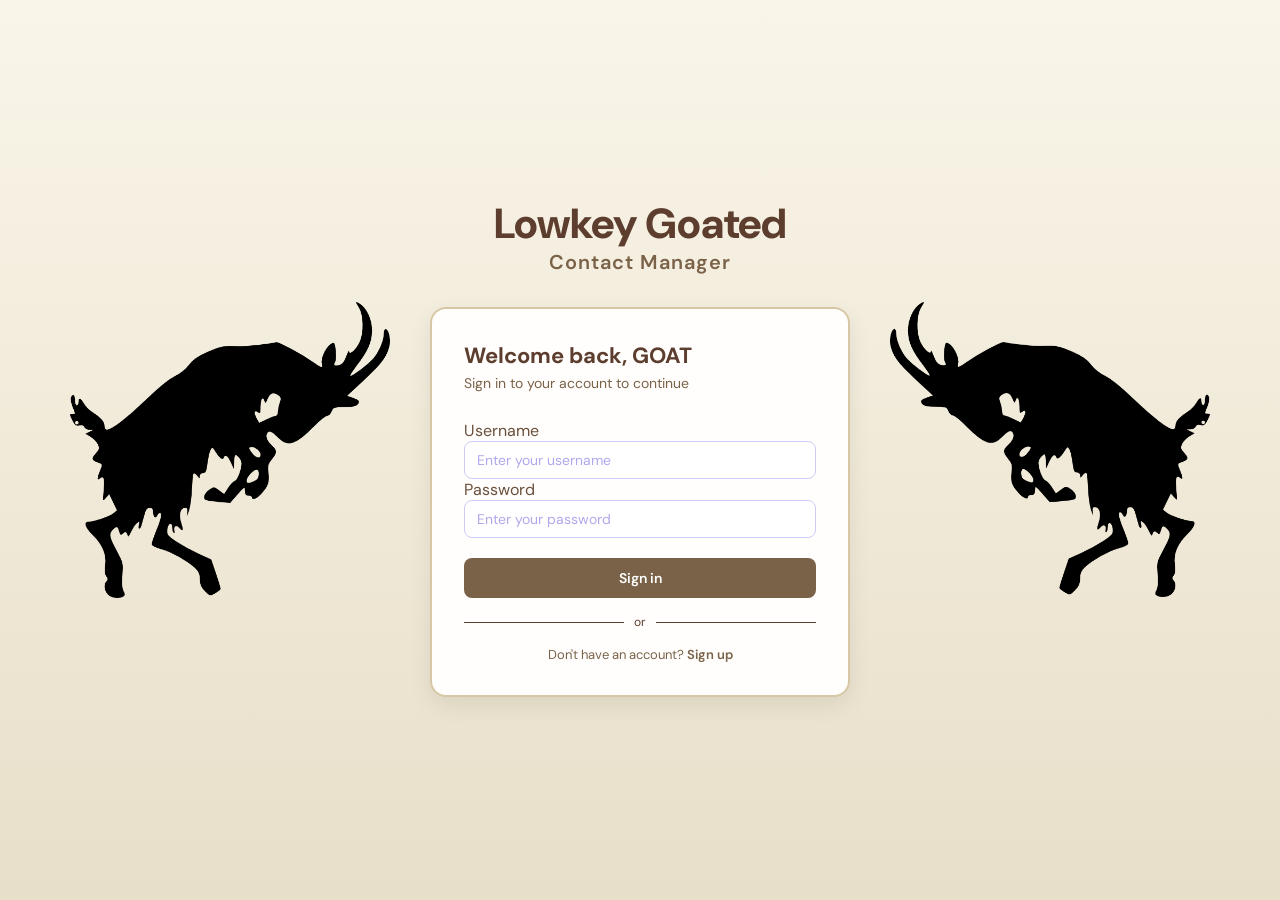
<file: index.html>
<!DOCTYPE html>
<html lang="en">
<head>
    <title>Contact Manager</title>
    <script type="text/javascript" src="js/md5.js"></script>
    <script type="text/javascript" src="js/code.js"></script>

    <link href="https://fonts.googleapis.com/css2?family=DM+Sans:wght@400;500;600&display=swap" rel="stylesheet">
    <style>
        * {
            box-sizing: border-box;
            margin: 0;
            padding: 0;
            font-family: 'DM Sans', sans-serif;
        }

        body {
            background: linear-gradient(180deg, #F9F5E9 0%, #E8DFC9 100%);
            display: flex;
            flex-direction: column;
            align-items: center;
            justify-content: center;
            min-height: 100vh;
        }

        /* brand header */
        #brand {
    display: flex;
    flex-direction: column;
    align-items: center;
    margin-bottom: 2rem;
}

#brand-main {
    font-size: 42px;
    font-weight: 800;
    color: #5C3D2E;
    line-height: 1;
}

#brand-sub {
    font-size: 20px;
    font-weight: 600;
    color: #7A6248;
    margin-top: 4px;
    letter-spacing: 1px;
}
        #brand-center {
            display: flex;
            align-items: center;
            gap: 12px;
        }

        /* login card */
        #loginDiv {
            background-color: #FFFEFC;
            border: 2px solid #D7C7A5;
            border-radius: 16px;
            padding: 2rem;
            width: 100%;
            max-width: 420px;
            box-shadow: 0 8px 24px rgba(0,0,0,0.08);
        }

        #inner-title {
            display: block;
            font-size: 22px;
            font-weight: 700;
            color: #5C3D2E;
            margin-bottom: 4px;
        }

        #login-subtitle {
            display: block;
            font-size: 14px;
            color: #7A6248;
            margin-bottom: 1.75rem;
        }

        /* labels */
        .field-label {
           color: #6B4F3A;
       }

        /* inputs */
        #loginName,
        #loginPassword {
            width: 100%;
            height: 38px;
            padding: 0 12px;
            border: 1.5px solid #CECBF6;
            border-radius: 8px;
            background-color: #FFFFFF;
            color: #26215C;
            font-family: 'DM Sans', sans-serif;
            font-size: 14px;
            outline: none;
            color-scheme: light;
        }

        #loginName::placeholder,
        #loginPassword::placeholder {
            color: #AFA9EC;
        }

        #loginName:focus,
        #loginPassword:focus {
           border-color: #7A6248;
           box-shadow: 0 0 0 3px #F2E0CB;
}

        /* sign in button */
        #loginButton {
            width: 100%;
            height: 40px;
            margin-top: 1.25rem;
            background-color: #7A6248;
            color: #FFFFFF;
            border: none;
            border-radius: 8px;
            font-family: 'DM Sans', sans-serif;
            font-size: 14px;
            font-weight: 600;
            cursor: pointer;
        }

        #loginButton:hover {
            background-color: #5C3D2E;
        }

        #loginResult {
            display: block;
            font-size: 13px;
            color: #D85A30;
            margin-top: 8px;
            text-align: center;
        }

        /* divider */
        #divider {
            display: flex;
            align-items: center;
            gap: 10px;
            margin: 1rem 0;
        }

        #divider hr {
            flex: 1;
            border: none;
            border-top: 0.5px solid #5C3D2E;
        }

        #divider span {
            font-size: 12px;
            color: #5C3D2E;
        }

        /* sign up section */
        #signupDiv {
            text-align: center;
            font-size: 13px;
            color: #7A6248;
            background: none !important;
            border: none !important;
            padding: 0 !important;
            margin: 0 !important;
            width: auto !important;
        }

        #signupButton {
            background: none;
            border: none;
            color: #7A6248;
            font-family: 'DM Sans', sans-serif;
            font-size: 13px;
            font-weight: 600;
            cursor: pointer;
            padding: 0;
        }

        #signupButton:hover {
            text-decoration: underline;
        }
#pageLayout {
    display: flex;
    align-items: center;
    justify-content: center;
    gap: 40px;
    width: 100%;
    min-height: 100vh;
    padding: 20px;
}

#contentArea {
    display: flex;
    flex-direction: column;
    align-items: center;
}

.side-goat {
    width: 320px;
    max-width: 25vw;
    height: auto;
    user-select: none;
    pointer-events: none;
}

.right-goat {
    transform: scaleX(-1);
}
    </style>
</head>
<body>

    <div id="pageLayout">

    <img class="side-goat left-goat"
         src="images/JumpingGoat.png"
         alt="Goat" />

    <div id="contentArea">
    <main>
        <div id="brand">
            <span id="brand-main">Lowkey Goated</span>
            <span id="brand-sub">Contact Manager</span>
        </div>

        <div id="loginDiv">
            <span id="inner-title">Welcome back, GOAT</span>
            <span id="login-subtitle">Sign in to your account to continue</span>

            <label class="field-label" for="loginName">Username</label>
            <input type="text" id="loginName" placeholder="Enter your username" />

            <label class="field-label" for="loginPassword">Password</label>
            <input type="password" id="loginPassword" placeholder="Enter your password" />

            <button type="button" id="loginButton" onclick="doLogin();">Sign in</button>
            <span id="loginResult"></span>

            <div id="divider">
                <hr /><span>or</span><hr />
            </div>

            <div id="signupDiv">
                Don't have an account?
                <button type="button" id="signupButton" onclick="doSignup();">Sign up</button>
            </div>
        </div>

    </main>
    </div>
        
    <img class="side-goat right-goat"
         src="images/JumpingGoat.png"
         alt="Goat" />

</div>

</body>
<script>
document.addEventListener("DOMContentLoaded", () => {

    function handleEnter(event) {
        if (event.key === "Enter") {

            const username = document.getElementById("loginName").value.trim();
            const password = document.getElementById("loginPassword").value.trim();

            doLogin();
        }
    }

    document.getElementById("loginName")
            .addEventListener("keydown", handleEnter);

    document.getElementById("loginPassword")
            .addEventListener("keydown", handleEnter);
});
</script>
</html>
</file>
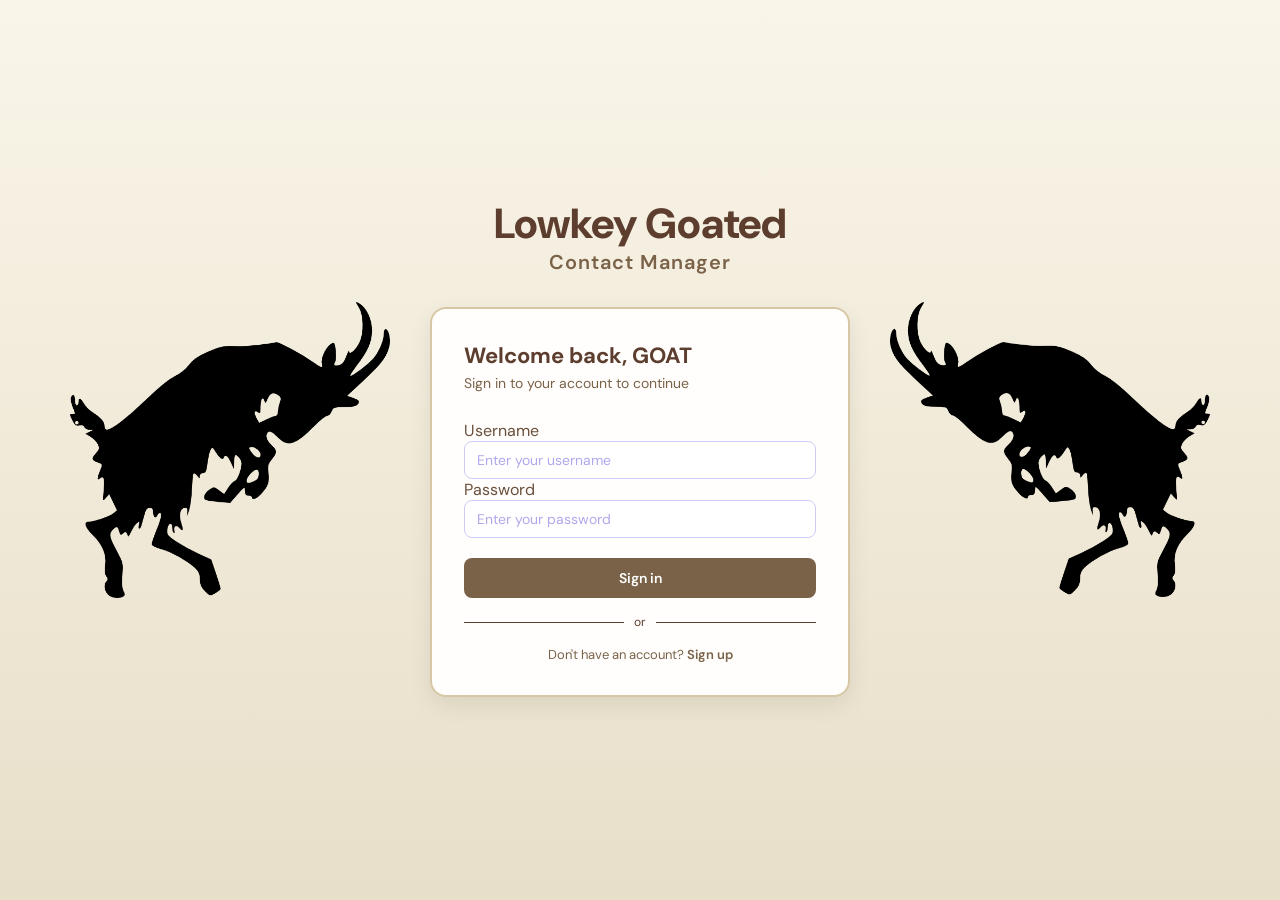
<file: color.html>
<html>
<head>
	<title>Contact Search</title>
	<script type="text/javascript" src="js/code.js"></script>
    <link href="css/styles.css" rel="stylesheet">	
    <link href="https://fonts.googleapis.com/css?family=Ubuntu" rel="stylesheet">
	
	<script type="text/javascript">
	document.addEventListener('DOMContentLoaded', function() 
	{
		readCookie();
	}, false);
	</script>
	
</head>
<body>

<h1 id="title">Contact Search</h1>

<div id="loggedInDiv">
	<span id="userName"></span><br />
	<button type="button" id="logoutButton" class="buttons" onclick="doLogout();"> Log Out </button>
</div>

<div id="accessUIDiv">
	<br />

	<input type="text" id="searchText" placeholder="Search Contacts"/>
	<button type="button" id="searchContacts" class="buttons" onclick="searchColor();"> Search Contacts </button><br />
	<span id="colorSearchResult"></span>
	<p id="colorList">
	</p><br /><br />

	<button type="button" id="addColorButton" class="buttons" onclick="addColor();"> Add Contact </button><br />
	<span id="colorAddResult"></span>
</div>

</body>
</html>
</file>
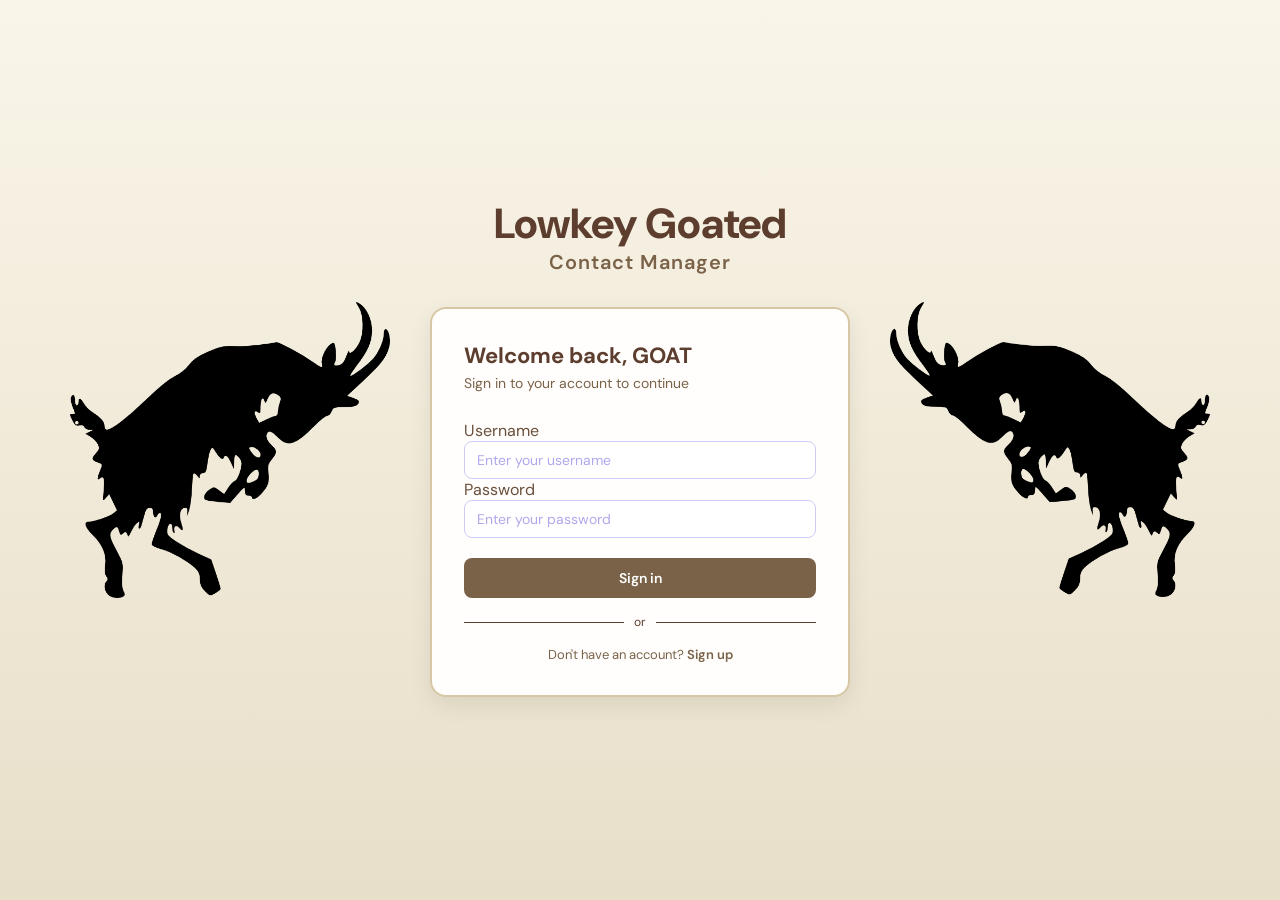
<file: contactSearch.html>
<!DOCTYPE html>
<html lang="en">
<head>
    <title>Contact Manager</title>
    <script type="text/javascript" src="js/code.js"></script>
    <link href="https://fonts.googleapis.com/css2?family=DM+Sans:wght@400;500;600;800&display=swap" rel="stylesheet">
    <script type="text/javascript">
        document.addEventListener('DOMContentLoaded', function()
        {

            readCookie();

            let lastSearch = sessionStorage.getItem("lastSearch");

            if(lastSearch)
            {
                document.getElementById("searchText").value = lastSearch;
                searchContacts();
            }

            document.getElementById("searchText")
                .addEventListener("keydown", function(event) {
                    if (event.key === "Enter") {
                        searchContacts();
                    }
                });

            
        }, false);
    </script>
    <style>
        * {
            box-sizing: border-box;
            margin: 0;
            padding: 0;
            font-family: 'DM Sans', sans-serif;
        }

        body {
            background: linear-gradient(180deg, #F9F5E9 0%, #E8DFC9 100%);
            min-height: 100vh;
        }

        /* navbar */
        #navbar {
            background: #FFFEFC;
            border-bottom: 2px solid #D7C7A5;
            padding: 0 2rem;
            height: 56px;
            display: flex;
            align-items: center;
            justify-content: space-between;
            box-shadow: 0 2px 8px rgba(0,0,0,0.06);
        }

        #brand {
            display: flex;
            flex-direction: column;
            line-height: 1.1;
        }

        #brand-main {
            font-size: 20px;
            font-weight: 800;
            color: #5C3D2E;
        }

        #brand-sub {
            font-size: 11px;
            font-weight: 600;
            color: #7A6248;
            letter-spacing: 1px;
        }

        #loggedInDiv {
            display: flex;
            align-items: center;
            gap: 12px;
        }

        #userName {
            font-size: 13px;
            color: #7A6248;
        }

        #logoutButton {
            height: 32px;
            padding: 0 14px;
            background: none;
            border: 1.5px solid #D7C7A5;
            border-radius: 8px;
            color: #5C3D2E;
            font-family: 'DM Sans', sans-serif;
            font-size: 13px;
            font-weight: 500;
            cursor: pointer;
        }

        #logoutButton:hover {
            background: #F0E9D8;
        }

        /* page layout */
        #pageLayout {
            display: flex;
            align-items: flex-start;
            justify-content: center;
            gap: 40px;
            width: 100%;
            padding: 2rem 20px;
            min-height: calc(100vh - 56px);
        }

        .side-goat {
            width: 220px;
            max-width: 18vw;
            height: auto;
            user-select: none;
            pointer-events: none;
            margin-top: 2rem;
        }

        .right-goat {
            transform: scaleX(-1);
        }

        /* main content */
        #main {
            width: 100%;
            max-width: 560px;
        }

        /* search bar */
        #searchRow {
            display: flex;
            gap: 10px;
            margin-bottom: 1.5rem;
        }

        #searchText {
            flex: 1;
            height: 40px;
            padding: 0 14px;
            border: 2px solid #D7C7A5;
            border-radius: 8px;
            background: #FFFDF7;
            color: #5C3D2E;
            font-family: 'DM Sans', sans-serif;
            font-size: 14px;
            outline: none;
            color-scheme: light;
        }

        #searchText::placeholder {
            color: #B5A48A;
        }

        #searchText:focus {
            border-color: #7A6248;
            box-shadow: 0 0 0 3px #F2E0CB;
        }

        #searchContacts {
            height: 40px;
            padding: 0 18px;
            background: #7A6248;
            color: #FFFFFF;
            border: none;
            border-radius: 8px;
            font-family: 'DM Sans', sans-serif;
            font-size: 14px;
            font-weight: 600;
            cursor: pointer;
        }

        #searchContacts:hover {
            background: #5C3D2E;
        }

        /* contact result message */
        #contactSearchResult {
            display: block;
            font-size: 13px;
            color: #7A6248;
            margin-bottom: 1rem;
            text-align: center;
        }

        /* contact cards */
        #contactList {
            display: flex;
            flex-direction: column;
            gap: 10px;
            margin-bottom: 1.5rem;
        }

        .contactRow {
            background: #FFFDF7;
            border: 2px solid #D7C7A5;
            border-radius: 10px;
            padding: 1rem 1.25rem;
            display: flex;
            align-items: center;
            justify-content: space-between;
            box-shadow: 0 2px 8px rgba(0,0,0,0.05);
        }

        .contact-info .contact-name {
            font-size: 15px;
            font-weight: 600;
            color: #5C3D2E;
            margin-bottom: 2px;
        }

        .contact-info .contact-detail {
            font-size: 13px;
            color: #7A6248;
        }

        .contact-actions {
            padding-left: 48px;
            display: flex;
            gap: 8px;
        }

        .btn-edit {
            height: 32px;
            padding: 0 14px;
            background: #F0E9D8;
            border: 1.5px solid #D7C7A5;
            border-radius: 8px;
            color: #5C3D2E;
            font-family: 'DM Sans', sans-serif;
            font-size: 13px;
            font-weight: 500;
            cursor: pointer;
        }

        .btn-edit:hover {
            background: #D7C7A5;
        }

        .btn-delete {
            height: 32px;
            padding: 0 14px;
            background: #FFF0EE;
            border: 1.5px solid #F5C5BE;
            border-radius: 8px;
            color: #D85A30;
            font-family: 'DM Sans', sans-serif;
            font-size: 13px;
            font-weight: 500;
            cursor: pointer;
        }

        .btn-delete:hover {
            background: #F5C5BE;
        }

        /* add contact button */
        #addContactButton {
            width: 100%;
            height: 42px;
            background: #7A6248;
            color: #FFFFFF;
            border: none;
            border-radius: 8px;
            font-family: 'DM Sans', sans-serif;
            font-size: 14px;
            font-weight: 600;
            cursor: pointer;
        }

        #addContactButton:hover {
            background: #5C3D2E;
        }

        #contactAddResult {
            display: block;
            font-size: 13px;
            color: #D85A30;
            margin-top: 8px;
            text-align: center;
        }

        #bottomGoat {
            display: block;
            margin: 20px auto 0;
            width: 180px;
            height: auto;
        }
        .contactColor1 {
            background-color: #FFFDF7;
        }
        
        .contactColor2 {
            background-color: #FCF8E6;
        }
    </style>
</head>
<body>

    <div id="navbar">
        <div id="brand">
            <span id="brand-main">Lowkey Goated</span>
            <span id="brand-sub">Contact Manager</span>
        </div>
        <div id="loggedInDiv">
            <span id="userName"></span>
            <button type="button" id="logoutButton" onclick="doLogout();">Log Out</button>
        </div>
    </div>

    <div id="pageLayout">

        <img class="side-goat left-goat" src="images/JumpingGoat.png" alt="Goat" />
        <main>
        <div id="main">
            <div id="searchRow">
                <input type="text" id="searchText" placeholder="Search contacts..." />
                <button type="button" id="searchContacts" onclick="searchContacts();">Search</button>
            </div>

            <span id="contactSearchResult"></span>

            <div id="contactList"></div>

            <button type="button" id="addContactButton" onclick="doCreateContact();">+ Add Contact</button>
            <span id="contactAddResult"></span>

            <img id="bottomGoat" src="images/GoatHead.png" alt="Goat">
            
        </div>
        </main>
        <img class="side-goat right-goat" src="images/JumpingGoat.png" alt="Goat" />

    </div>

</body>
</html>
</file>
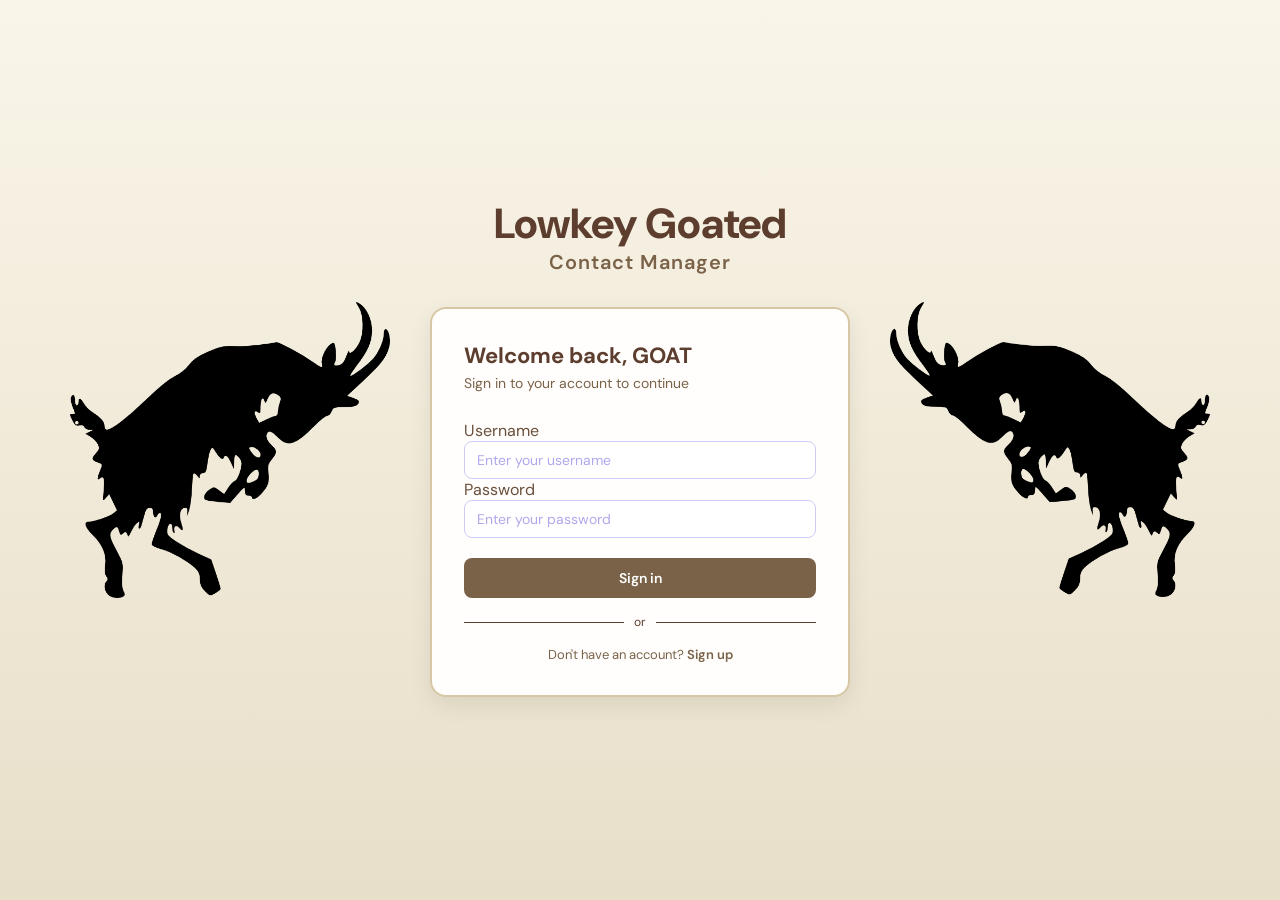
<file: createContact.html>
<!DOCTYPE html>
<html lang="en">
<head>
    <title>Contact Manager</title>
    <script type="text/javascript" src="js/md5.js"></script>
    <script type="text/javascript" src="js/code.js"></script>
    <link href="https://fonts.googleapis.com/css2?family=DM+Sans:wght@400;500;600;800&display=swap" rel="stylesheet">
    <script type="text/javascript">
        document.addEventListener('DOMContentLoaded', function()
        {
            readCookie();

            let contactJSON = sessionStorage.getItem("editingContact");

            if(contactJSON)
            {
                let contact = JSON.parse(contactJSON);

                document.getElementById("title").innerHTML = "Edit Contact";
                document.getElementById("inner-title").innerHTML = "Edit Contact";

                document.getElementById("firstName").value = contact.FirstName;
                document.getElementById("lastName").value = contact.LastName;
                document.getElementById("phone").value = contact.Phone;
                document.getElementById("email").value = contact.Email;

                document.getElementById("submitButton").innerHTML = "Save Changes";
                document.getElementById("submitButton").onclick = saveContact;
            }

            document
                .querySelectorAll("#signupDiv input")
                .forEach(input => {
                    input.addEventListener("keydown", function(event) {
                        if (event.key !== "Enter") return;
            
                        event.preventDefault();
            
                        document.getElementById("submitButton").click();
                    });
                });
            
        }, false);
    </script>
    <style>
        * {
            box-sizing: border-box;
            margin: 0;
            padding: 0;
            font-family: 'DM Sans', sans-serif;
        }

        body {
            background: linear-gradient(180deg, #F9F5E9 0%, #E8DFC9 100%);
            min-height: 100vh;
        }

        /* navbar */
        #navbar {
            background: #FFFEFC;
            border-bottom: 2px solid #D7C7A5;
            padding: 0 2rem;
            height: 56px;
            display: flex;
            align-items: center;
            justify-content: space-between;
            box-shadow: 0 2px 8px rgba(0,0,0,0.06);
        }

        #brand {
            display: flex;
            flex-direction: column;
            line-height: 1.1;
        }

        #brand-main {
            font-size: 20px;
            font-weight: 800;
            color: #5C3D2E;
        }

        #brand-sub {
            font-size: 11px;
            font-weight: 600;
            color: #7A6248;
            letter-spacing: 1px;
        }

        #loggedInDiv {
            display: flex;
            align-items: center;
            gap: 12px;
        }

        #userName {
            font-size: 13px;
            color: #7A6248;
        }

        #logoutButton {
            height: 32px;
            padding: 0 14px;
            background: none;
            border: 1.5px solid #D7C7A5;
            border-radius: 8px;
            color: #5C3D2E;
            font-family: 'DM Sans', sans-serif;
            font-size: 13px;
            font-weight: 500;
            cursor: pointer;
        }

        #logoutButton:hover {
            background: #F0E9D8;
        }

        /* page layout */
        #pageLayout {
            display: flex;
            align-items: flex-start;
            justify-content: center;
            gap: 40px;
            width: 100%;
            padding: 2rem 20px;
            min-height: calc(100vh - 56px);
        }

        .side-goat {
            width: 220px;
            max-width: 18vw;
            height: auto;
            user-select: none;
            pointer-events: none;
            margin-top: 2rem;
        }

        .right-goat {
            transform: scaleX(-1);
        }

        /* card */
        #signupDiv {
            background: #FFFEFC;
            border: 2px solid #D7C7A5;
            border-radius: 16px;
            padding: 2rem;
            width: 100%;
            max-width: 420px;
            box-shadow: 0 8px 24px rgba(0,0,0,0.08);
        }

        #inner-title {
            display: block;
            font-size: 19px;
            font-weight: 600;
            color: #5C3D2E;
            letter-spacing: -0.2px;
            margin-bottom: 4px;
        }

        #form-subtitle {
            display: block;
            font-size: 14px;
            color: #7A6248;
            margin-bottom: 1.5rem;
        }

        /* name row */
        .name-row {
            display: flex;
            gap: 10px;
        }

        .name-row .field {
            flex: 1;
        }

        /* fields */
        .field {
            margin-bottom: 0.75rem;
        }

        .field-label {
            display: block;
            font-size: 13px;
            font-weight: 500;
            color: #6B4F3A;
            margin-bottom: 6px;
        }

        /* inputs */
        #firstName,
        #lastName,
        #phone,
        #email {
            width: 100%;
            height: 38px;
            padding: 0 12px;
            border: 1.5px solid #D7C7A5;
            border-radius: 8px;
            background-color: #FFFFFF;
            color: #5C3D2E;
            font-family: 'DM Sans', sans-serif;
            font-size: 14px;
            outline: none;
            color-scheme: light;
        }

        #firstName::placeholder,
        #lastName::placeholder,
        #phone::placeholder,
        #email::placeholder {
            color: #B5A48A;
        }

        #firstName:focus,
        #lastName:focus,
        #phone:focus,
        #email:focus {
            border-color: #7A6248;
            box-shadow: 0 0 0 3px #F2E0CB;
        }

        /* submit button */
        #submitButton {
            width: 100%;
            height: 40px;
            margin-top: 1.25rem;
            background-color: #7A6248;
            color: #FFFFFF;
            border: none;
            border-radius: 8px;
            font-family: 'DM Sans', sans-serif;
            font-size: 14px;
            font-weight: 600;
            cursor: pointer;
        }

        #submitButton:hover {
            background-color: #5C3D2E;
        }

        #loginResult {
            display: block;
            font-size: 13px;
            color: #D85A30;
            margin-top: 8px;
            text-align: center;
        }
    </style>
</head>
<body>

<div id="contentArea">
    <h1 id="title" style="display:none;">Create Contact</h1>

    <div id="navbar">
        <div id="brand">
            <span id="brand-main">Lowkey Goated</span>
            <span id="brand-sub">Contact Manager</span>
        </div>

        <div id="loggedInDiv">
            <span id="userName"></span>
            <button type="button" id="logoutButton" onclick="doContactSearch();">
                &#8592; Back
            </button>
        </div>
    </div>

    <div id="pageLayout">


        <img
            src="images/JumpingGoat.png"
            alt="Left Goat"
            class="side-goat"
        >


        <div id="signupDiv">
            <span id="inner-title">Create Contact</span>
            <span id="form-subtitle">Fill in the contact details below</span>

            <div class="name-row">
                <div class="field">
                    <label class="field-label" for="firstName">First Name</label>
                    <input type="text" id="firstName" placeholder="First Name">
                </div>

                <div class="field">
                    <label class="field-label" for="lastName">Last Name</label>
                    <input type="text" id="lastName" placeholder="Last Name">
                </div>
            </div>

            <div class="field">
                <label class="field-label" for="phone">Phone Number</label>
                <input type="text" id="phone" placeholder="Enter phone number">
            </div>

            <div class="field">
                <label class="field-label" for="email">Email</label>
                <input type="text" id="email" placeholder="Enter email address">
            </div>

            <button type="button" id="submitButton" onclick="createContact();">
                Create Contact
            </button>

            <span id="loginResult"></span>
        </div>


        <img
            src="images/JumpingGoat.png"
            alt="Right Goat"
            class="side-goat right-goat"
        >

    </div>
</div>

</body>
</file>
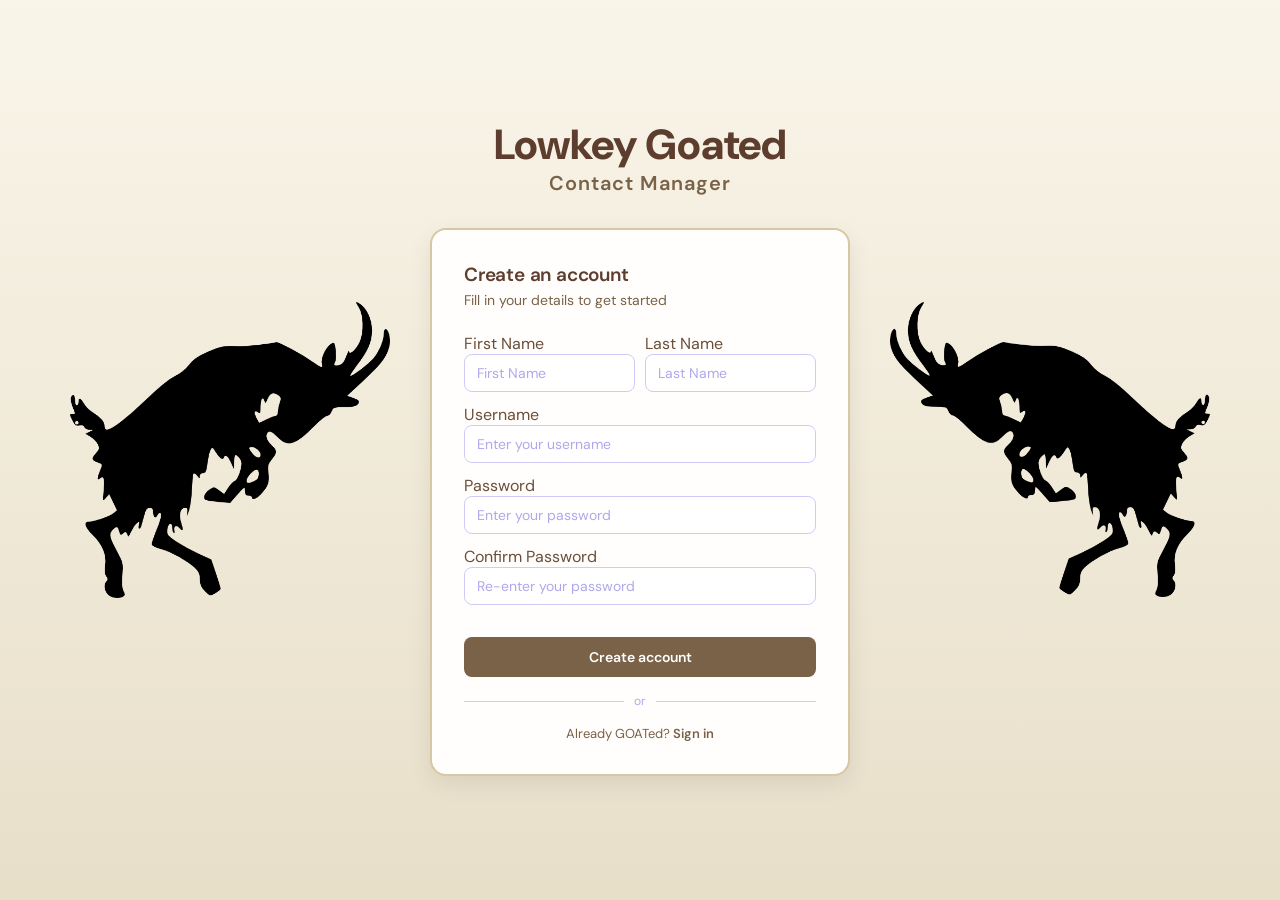
<file: signup.html>
<!DOCTYPE html>
<html lang="en">
<head>
    <title>Contact Manager - Sign Up</title>
    <script type="text/javascript" src="js/md5.js"></script>
    <script type="text/javascript" src="js/code.js"></script>
    <link href="https://fonts.googleapis.com/css2?family=DM+Sans:wght@400;500;600&display=swap" rel="stylesheet">
    <style>
        * {
            box-sizing: border-box;
            margin: 0;
            padding: 0;
            font-family: 'DM Sans', sans-serif;
        }

        body {
            background: linear-gradient(180deg, #F9F5E9 0%, #E8DFC9 100%);
            display: flex;
            flex-direction: column;
            align-items: center;
            justify-content: center;
            min-height: 100vh;
        }

        /* brand header */
         #brand {
    display: flex;
    flex-direction: column;
    align-items: center;
    margin-bottom: 2rem;
}

#brand-main {
    font-size: 42px;
    font-weight: 800;
    color: #5C3D2E;
    line-height: 1;
}

#brand-sub {
    font-size: 20px;
    font-weight: 600;
    color: #7A6248;
    margin-top: 4px;
    letter-spacing: 1px;
}
        #brand-center {
            display: flex;
            align-items: center;
            gap: 12px;
        }

        /* signup card */
        #signupDiv {
            background-color: #FFFEFC;
            border: 2px solid #D7C7A5;
            border-radius: 16px;
            padding: 2rem;
            width: 100%;
            max-width: 420px;
            box-shadow: 0 8px 24px rgba(0,0,0,0.08);
        }

        #inner-title {
            display: block;
            font-size: 19px;
            font-weight: 600;
            color: #5C3D2E;
            letter-spacing: -0.2px;
            margin-bottom: 4px;
        }

        #signup-subtitle {
            display: block;
            font-size: 14px;
            color: #7A6248;
            margin-bottom: 1.5rem;
        }

        /* name row */
        .name-row {
            display: flex;
            gap: 10px;
        }

        .name-row .field {
            flex: 1;
        }

        /* fields */
        .field {
            margin-bottom: 0.75rem;
        }

        .field-label {
           color: #6B4F3A;
       }

        /* inputs */
        #firstName,
        #lastName,
        #username,
        #password,
        #confirmPassword {
            width: 100%;
            height: 38px;
            padding: 0 12px;
            border: 1.5px solid #CECBF6;
            border-radius: 8px;
            background-color: #FFFFFF;
            color: #26215C;
            font-family: 'DM Sans', sans-serif;
            font-size: 14px;
            outline: none;
            color-scheme: light;
        }

        #firstName::placeholder,
        #lastName::placeholder,
        #username::placeholder,
        #password::placeholder,
        #confirmPassword::placeholder {
             color: #AFA9EC;
        }

        #firstName:focus,
        #lastName:focus,
        #username:focus,
        #password:focus,
        #confirmPassword:focus {
            border-color: #7A6248;
           box-shadow: 0 0 0 3px #F2E0CB;
        }

        /* create account button */
        #signupButton {
            width: 100%;
            height: 40px;
            margin-top: 1.25rem;
            background-color: #7A6248;
            color: #FFFFFF;
            border: none;
            border-radius: 8px;
            font-family: 'DM Sans', sans-serif;
            font-size: 14px;
            font-weight: 600;
            cursor: pointer;
        }

        #signupButton:hover {
            background-color: #5C3D2E;
        }

        #signupResult {
            display: block;
            font-size: 13px;
            color: #D85A30;
            margin-top: 8px;
            text-align: center;
        }

        /* divider */
        #divider {
            display: flex;
            align-items: center;
            gap: 10px;
            margin: 1rem 0;
        }

        #divider hr {
            flex: 1;
            border: none;
            border-top: 0.5px solid #CECBF6;
        }

        #divider span {
            font-size: 12px;
            color: #AFA9EC;
        }

        /* login row */
        #loginRow {
            text-align: center;
            font-size: 13px;
            color: #7A6248;
            background: none !important;
            border: none !important;
            padding: 0 !important;
            margin: 0 !important;
            width: auto !important;
        }

        #loginButton {
            background: none;
            border: none;
            color: #7A6248;
            font-family: 'DM Sans', sans-serif;
            font-size: 13px;
            font-weight: 600;
            cursor: pointer;
            padding: 0;
        }

        #loginButton:hover {
            text-decoration: underline;
        }

#pageLayout {
    display: flex;
    align-items: center;
    justify-content: center;
    gap: 40px;
    width: 100%;
    min-height: 100vh;
    padding: 20px;
}

#contentArea {
    display: flex;
    flex-direction: column;
    align-items: center;
}

.side-goat {
    width: 320px;
    max-width: 25vw;
    height: auto;
    user-select: none;
    pointer-events: none;
}

.right-goat {
    transform: scaleX(-1);
}
    </style>
</head>
<body>

<div id="pageLayout">

    <img class="side-goat left-goat"
         src="images/JumpingGoat.png"
         alt="Goat" />

    <div id="contentArea">
    <main>
        
        <div id="brand">
            <span id="brand-main">Lowkey Goated</span>
            <span id="brand-sub">Contact Manager</span>
        </div>

        <div id="signupDiv">
            <span id="inner-title">Create an account</span>
            <span id="signup-subtitle">Fill in your details to get started</span>
    
            <div class="name-row">
                <div class="field">
                    <label class="field-label" for="firstName">First Name</label>
                    <input type="text" id="firstName" placeholder="First Name" />
                </div>
                <div class="field">
                    <label class="field-label" for="lastName">Last Name</label>
                    <input type="text" id="lastName" placeholder="Last Name" />
                </div>
            </div>
    
            <div class="field">
                <label class="field-label" for="username">Username</label>
                <input type="text" id="username" placeholder="Enter your username" />
            </div>
    
            <div class="field">
                <label class="field-label" for="password">Password</label>
                <input type="password" id="password" placeholder="Enter your password" />
            </div>
    
            <div class="field">
                <label class="field-label" for="confirmPassword">Confirm Password</label>
                <input type="password" id="confirmPassword" placeholder="Re-enter your password" />
            </div>
    
            <button type="button" id="signupButton" onclick="doCreateUser();">Create account</button>
            <span id="signupResult"></span>
    
            <div id="divider">
                <hr /><span>or</span><hr />
            </div>
    
            <div id="loginRow">
                Already GOATed?
                <button type="button" id="loginButton" onclick="window.location.href='index.html';">Sign in</button>
            </div>
        </div>

    </main>
    </div>

    <img class="side-goat right-goat"
         src="images/JumpingGoat.png"
         alt="Goat" />

</div>
</body>
<script>
    document.addEventListener("DOMContentLoaded", () => {
    
        function handleEnter(event) {
            if (event.key === "Enter") {
    
                const firstName = document.getElementById("firstName").value.trim();
                const lastName = document.getElementById("lastName").value.trim();
                const username = document.getElementById("username").value.trim();
                const password = document.getElementById("password").value.trim();
                const confirmPassword = document.getElementById("confirmPassword").value.trim();
    
                doCreateUser();
            }
        }
    
        document.getElementById("firstName")
                .addEventListener("keydown", handleEnter);
    
        document.getElementById("lastName")
                .addEventListener("keydown", handleEnter);
    
        document.getElementById("username")
                .addEventListener("keydown", handleEnter);
    
        document.getElementById("password")
                .addEventListener("keydown", handleEnter);
    
        document.getElementById("confirmPassword")
                .addEventListener("keydown", handleEnter);
    });
</script>
</html>
</file>
<file: css/styles.css>
body 
{
    background-color: #707070;
}

#title 
{
    font-size: 40px;
    width: 100%;
    margin: 2% 5%;
    text-align: center;
    font-family: 'Ubuntu', sans-serif;
    color: #FFFFFF;
}

#loginDiv
{
    font-size: 30px;
    width: 70%;
    margin-left: 15%;
    padding: 25px;
    background-color: #b2b2b2;
}

#signupDiv
{
    font-size: 30px;
    width: 70%;
    margin-left: 15%;
    padding: 25px;
    background-color: #e2e2e2;
}

#loggedInDiv
{
    font-size: 30px;
    width: 70%;
    margin-left: 15%;
    padding: 25px;
    background-color: #b2b2b2;
}

#accessUIDiv
{
    font-size: 30px;
    width: 70%;
    margin-left: 15%;
    padding: 25px;
    background-color: #b2b2b2;
}

.buttons
{
    font-size: 30px;
    border-radius: 25px;
    width: 50%;
    margin-left: 25%;
    font-family: 'Ubuntu', sans-serif;
}

.buttons:hover{
    background-color: #00d5124f;
    color: #FFFFFF;
    opacity: 50%;
}

#loginName
{
	font-size: 30px;
}
#loginPassword
{
	font-size: 30px;
}
#searchText
{
	font-size: 30px;
}
#contactText
{
	font-size: 30px;
}

input[type="text"],input[type="password"]{
    border-radius: 25px;
    text-align: center;
    width: 80%;
    margin-left: 10%;
    margin-bottom: 2%;
    font-family: 'Ubuntu', sans-serif;
}

#inner-title{
    display: inline-block;
    font-size: 0.8em;
    width: 90%;
    text-align: center;
    margin-left: 5%;
    margin-bottom: 2%;
    font-family: 'Ubuntu', sans-serif;
    color: #95060a;
}

#loginResult{
    display: inline-block;
    font-size: 0.8em;
    width: 90%;
    text-align: center;
    margin-left: 5%;
    margin-bottom: 2%;
    font-family: 'Ubuntu', sans-serif;
    color: #95060a;
}

#userName{
    display: inline-block;
    width: 80%;
    margin-left: 10%;
    text-align: center;
}

#logoutButton{
    width: 20%;
    margin-left: 40%;
}

select{
    width: 30%;
    margin-left: 35%;
    margin-top: 2%;
    font-size: 0.75em;
    font-family: 'Ubuntu', sans-serif;
}

#contactSearchResult{
    display: none;
}

#contactAddResult{
    display: inline-block;
    font-size: 0.8em;
    width: 90%;
    text-align: center;
    margin-left: 5%;
    margin-top: 2%;
    margin-bottom: 1%;
    font-family: 'Ubuntu', sans-serif;
    color: #95060a;
}

.contactRow {
    padding: 10px;
    border: 1px solid #ccc;
    margin-bottom: 2px;
}

.contactColor1 {
    background-color: white;
}

.contactColor2 {
    background-color: #bbbbbb;
}

.contactButtons
{
    font-size: 30px;
    border-radius: 25px;
    width: 30%;
    margin-left: 1%;
    font-family: 'Ubuntu', sans-serif;
}
</file>
